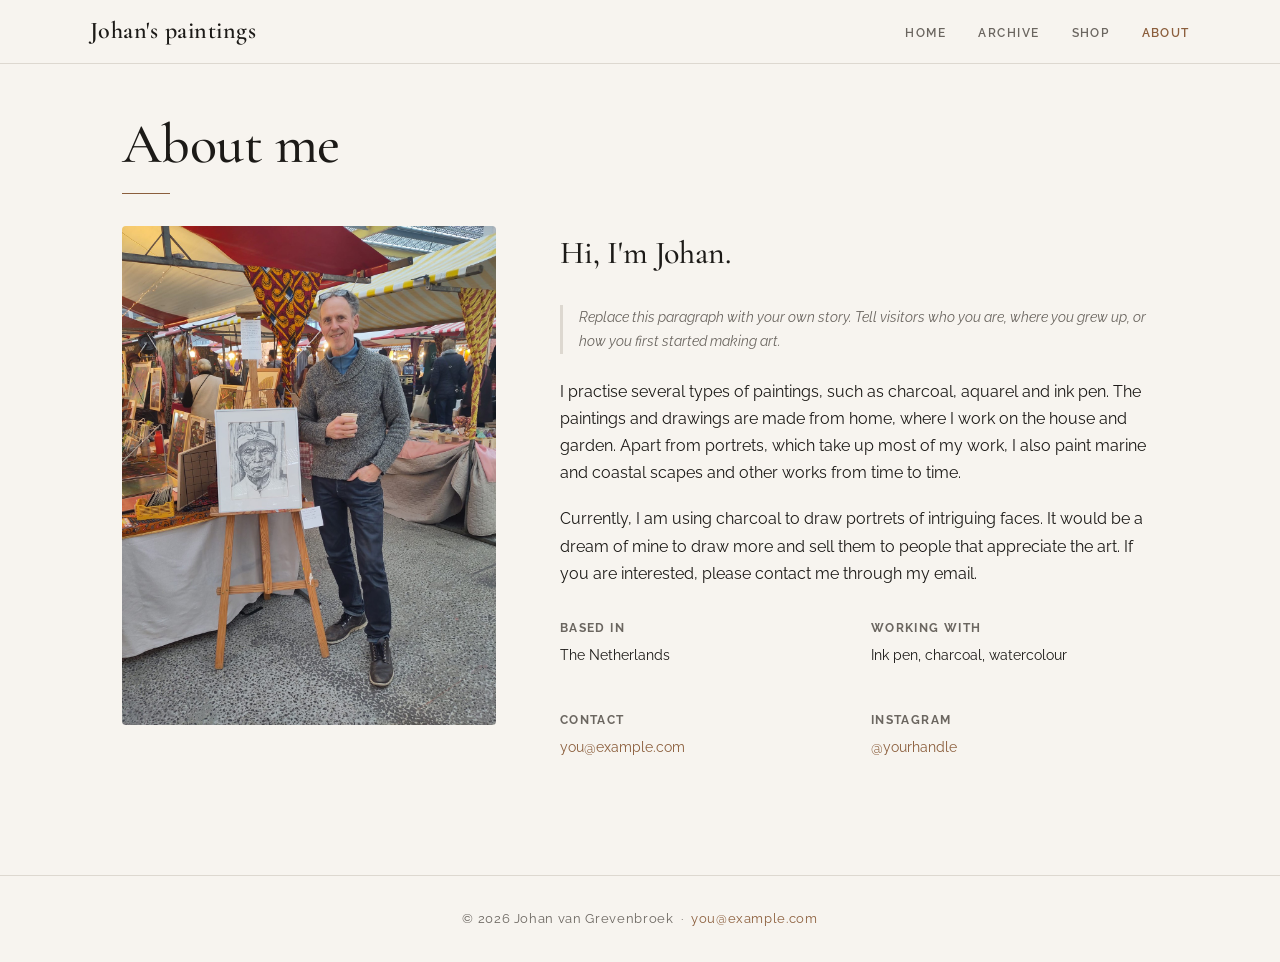
<file: about.html>
<!DOCTYPE html>
<html lang="en">
<head>
  <meta charset="UTF-8" />
  <meta name="viewport" content="width=device-width, initial-scale=1.0" />
  <title>About — Johan's paintings</title>
  <meta name="description" content="About Johan van Grevenbroek — artist and illustrator." />

  <link rel="preconnect" href="https://fonts.googleapis.com" />
  <link rel="preconnect" href="https://fonts.gstatic.com" crossorigin />
  <link href="https://fonts.googleapis.com/css2?family=Cormorant+Garamond:ital,wght@0,400;0,500;0,600;1,400&family=Raleway:wght@400;500;600;700&display=swap" rel="stylesheet" />

  <link rel="stylesheet" href="style.css" />
</head>
<body>

  <!-- ── Navigation ─────────────────────────────────────────── -->
  <nav>
    <div class="nav-inner">
      <a href="index.html" class="nav-logo">Johan's paintings</a>
      <ul class="nav-links">
        <li><a href="index.html">Home</a></li>
        <li><a href="archive.html">Archive</a></li>
        <li><a href="shop.html">Shop</a></li>
        <li><a href="about.html">About</a></li>
      </ul>
    </div>
  </nav>

  <!-- ── Main ───────────────────────────────────────────────── -->
  <main class="page">

    <h1 class="section-title">About me</h1>
    <div class="divider"></div>

    <div class="about-grid">

      <!-- Photo -->
      <div class="about-photo-wrap">
        <img
          src="images/5.jpg"
          alt="Portrait of Johan van Grevenbroek"
          onerror="this.style.display='none'"
        />
        <div class="about-photo-placeholder">
          [ Your photo here ]
        </div>
      </div>

      <!-- Text -->
      <div class="about-text">

        <h2>Hi, I'm Johan.</h2>

        <p class="placeholder-note">
          Replace this paragraph with your own story. Tell visitors who you
          are, where you grew up, or how you first started making art.
        </p>

        <p>
          I practise several types of paintings, such as charcoal, aquarel and ink pen. The paintings and drawings are made from home, where I work on the house and garden. Apart from portrets, which take up most of my work, I also paint marine and coastal scapes and other works from time to time.
        </p>

        <p>
          Currently, I am using charcoal to draw portrets of intriguing faces. It would be a dream of mine to draw more and sell them to people that appreciate the art. If you are interested, please contact me through my email.
        </p>

        <!-- Details grid -->
        <div class="about-details">

          <div class="detail-block">
            <label>Based in</label>
            <!-- REPLACE: Your city / country -->
            <p>The Netherlands</p>
          </div>

          <div class="detail-block">
            <label>Working with</label>
            <!-- REPLACE: Your media -->
            <p>Ink pen, charcoal, watercolour</p>
          </div>

          <div class="detail-block">
            <label>Contact</label>
            <!-- REPLACE: your email address (both places) -->
            <p><a href="mailto:you@example.com">you@example.com</a></p>
          </div>

          <div class="detail-block">
            <label>Instagram</label>
            <!-- REPLACE: your Instagram handle and link -->
            <p><a href="https://instagram.com/yourhandle" target="_blank" rel="noopener">@yourhandle</a></p>
          </div>

        </div><!-- /about-details -->

      </div><!-- /about-text -->
    </div><!-- /about-grid -->

  </main>

  <!-- ── Footer ─────────────────────────────────────────────── -->
  <footer>
    <p>&copy; 2026 Johan van Grevenbroek &nbsp;·&nbsp; <a href="mailto:you@example.com">you@example.com</a></p>
  </footer>

  <script src="script.js"></script>
</body>
</html>
</file>
<file: style.css>
/* ============================================================
   ART PORTFOLIO — style.css
   Shared styles across all pages
   ============================================================ */

/* --- Fonts (loaded from Google Fonts in each HTML file) --- */

/* --- CSS Variables --- */
:root {
  --bg:         #f7f4ef;        /* warm off-white */
  --bg-card:    #ffffff;
  --ink:        #1c1a17;        /* near-black */
  --ink-muted:  #6b6660;        /* secondary text */
  --accent:     #8b5e3c;        /* warm terracotta */
  --accent-light: #c49a78;
  --border:     #ddd8d0;
  --nav-height: 64px;
  --font-display: 'Cormorant Garamond', Georgia, serif;
  --font-body:    'Raleway', sans-serif;
  --max-width:  1100px;
  --radius:     4px;
  --transition: 0.25s ease;
}

/* --- Reset & Base --- */
*, *::before, *::after { box-sizing: border-box; margin: 0; padding: 0; }

html { scroll-behavior: smooth; }

body {
  background:  var(--bg);
  color:       var(--ink);
  font-family: var(--font-body);
  font-size:   16px;
  line-height: 1.7;
  min-height:  100vh;
}

img {
  display:   block;
  max-width: 100%;
  height:    auto;
}

a {
  color:           var(--accent);
  text-decoration: none;
  transition:      color var(--transition);
}
a:hover { color: var(--ink); }

/* --- Navigation --- */
nav {
  position:   sticky;
  top:        0;
  z-index:    100;
  height:     var(--nav-height);
  background: var(--bg);
  border-bottom: 1px solid var(--border);
  display:    flex;
  align-items: center;
  padding:    0 2rem;
}

.nav-inner {
  max-width:      var(--max-width);
  width:          100%;
  margin:         0 auto;
  display:        flex;
  align-items:    center;
  justify-content: space-between;
}

.nav-logo {
  font-family: var(--font-display);
  font-size:   1.5rem;
  font-weight: 600;
  letter-spacing: 0.02em;
  color:       var(--ink);
}
.nav-logo:hover { color: var(--accent); }

.nav-links {
  list-style: none;
  display:    flex;
  gap:        2rem;
}

.nav-links a {
  font-size:      0.78rem;
  font-weight:    600;
  letter-spacing: 0.12em;
  text-transform: uppercase;
  color:          var(--ink-muted);
}
.nav-links a:hover,
.nav-links a.active { color: var(--accent); }

/* --- Page Wrapper --- */
.page {
  max-width: var(--max-width);
  margin:    0 auto;
  padding:   3rem 2rem 6rem;
}

/* --- Section headings --- */
.section-title {
  font-family:    var(--font-display);
  font-size:      clamp(2rem, 5vw, 3.5rem);
  font-weight:    500;
  letter-spacing: -0.01em;
  line-height:    1.15;
  margin-bottom:  0.3em;
}

.section-subtitle {
  color:        var(--ink-muted);
  font-size:    0.9rem;
  letter-spacing: 0.06em;
  margin-bottom: 2.5rem;
}

.divider {
  width:      48px;
  height:     1px;
  background: var(--accent);
  margin:     1rem 0 2rem;
}

/* --- Buttons --- */
.btn {
  display:     inline-block;
  padding:     0.65rem 1.6rem;
  font-family: var(--font-body);
  font-size:   0.78rem;
  font-weight: 600;
  letter-spacing: 0.1em;
  text-transform: uppercase;
  border:      1.5px solid var(--ink);
  color:       var(--ink);
  background:  transparent;
  cursor:      pointer;
  transition:  background var(--transition), color var(--transition);
  border-radius: var(--radius);
}
.btn:hover {
  background: var(--ink);
  color:      var(--bg);
}

.btn-accent {
  border-color: var(--accent);
  color:        var(--accent);
}
.btn-accent:hover {
  background: var(--accent);
  color:      #fff;
}

/* --- Footer --- */
footer {
  border-top:  1px solid var(--border);
  text-align:  center;
  padding:     2rem;
  color:       var(--ink-muted);
  font-size:   0.82rem;
  letter-spacing: 0.05em;
}

/* ============================================================
   HOME PAGE
   ============================================================ */

.hero {
  display:       grid;
  grid-template-columns: 1fr 1fr;
  gap:           4rem;
  align-items:   center;
  margin-bottom: 5rem;
  padding-top:   2rem;
}

.hero-image-wrap {
  position:    relative;
  overflow:    hidden;
  aspect-ratio: 3/4;
  background:  var(--border);
  border-radius: var(--radius);
}

.hero-image-wrap img {
  width:      100%;
  height:     100%;
  object-fit: cover;
  transition: transform 0.5s ease;
}
.hero-image-wrap:hover img { transform: scale(1.03); }

.hero-tag {
  font-size:      0.72rem;
  font-weight:    700;
  letter-spacing: 0.15em;
  text-transform: uppercase;
  color:          var(--accent);
  margin-bottom:  0.8rem;
}

.hero-title {
  font-family:    var(--font-display);
  font-size:      clamp(2.2rem, 4vw, 3.2rem);
  font-weight:    500;
  line-height:    1.1;
  margin-bottom:  1.2rem;
}

.hero-meta {
  color:        var(--ink-muted);
  font-size:    0.85rem;
  margin-bottom: 1.5rem;
}

.hero-description {
  font-size:    1rem;
  margin-bottom: 2rem;
  color:        var(--ink);
  max-width:    38ch;
}

/* Recent works grid */
.recent-heading {
  font-family:    var(--font-display);
  font-size:      1.5rem;
  font-weight:    500;
  margin-bottom:  1.5rem;
  display:        flex;
  align-items:    baseline;
  gap:            1rem;
}
.recent-heading a {
  font-family: var(--font-body);
  font-size:   0.75rem;
  font-weight: 600;
  letter-spacing: 0.1em;
  text-transform: uppercase;
  color:       var(--ink-muted);
}
.recent-heading a:hover { color: var(--accent); }

/* ============================================================
   ARTWORK GRID (shared by Home & Archive)
   ============================================================ */
.grid {
  display:               grid;
  grid-template-columns: repeat(auto-fill, minmax(240px, 1fr));
  gap:                   1.5rem;
}

.card {
  cursor:        pointer;
  border-radius: var(--radius);
  overflow:      hidden;
  background:    var(--bg-card);
  border:        1px solid var(--border);
  transition:    transform var(--transition), box-shadow var(--transition);
}
.card:hover {
  transform:   translateY(-4px);
  box-shadow:  0 12px 32px rgba(0,0,0,0.10);
}

.card-thumb {
  aspect-ratio: 4/5;
  overflow:     hidden;
  background:   var(--border);
}
.card-thumb img {
  width:      100%;
  height:     100%;
  object-fit: cover;
  transition: transform 0.4s ease;
}
.card:hover .card-thumb img { transform: scale(1.05); }

.card-body {
  padding: 1rem;
}
.card-title {
  font-family:  var(--font-display);
  font-size:    1.1rem;
  font-weight:  500;
  margin-bottom: 0.2rem;
}
.card-meta {
  font-size: 0.78rem;
  color:     var(--ink-muted);
}
.card-price {
  margin-top:  0.5rem;
  font-size:   0.85rem;
  font-weight: 600;
  color:       var(--accent);
}

/* ============================================================
   LIGHTBOX
   ============================================================ */
.lightbox-overlay {
  display:         none;
  position:        fixed;
  inset:           0;
  z-index:         999;
  background:      rgba(28, 26, 23, 0.92);
  align-items:     center;
  justify-content: center;
  padding:         2rem;
  animation:       fadeIn 0.2s ease;
}
.lightbox-overlay.open { display: flex; }

@keyframes fadeIn { from { opacity: 0; } to { opacity: 1; } }

.lightbox-inner {
  display:    flex;
  gap:        2.5rem;
  max-width:  900px;
  width:      100%;
  align-items: flex-start;
  position:   relative;
}

.lightbox-img-wrap {
  flex: 0 0 auto;
  max-width: 55%;
}
.lightbox-img-wrap img {
  border-radius: var(--radius);
  max-height:    80vh;
  width:         auto;
  max-width:     100%;
  object-fit:    contain;
}

.lightbox-info {
  flex:       1;
  color:      #f0ece6;
  padding-top: 0.5rem;
}
.lightbox-info .tag {
  font-size:      0.72rem;
  letter-spacing: 0.15em;
  text-transform: uppercase;
  color:          var(--accent-light);
  margin-bottom:  0.6rem;
}
.lightbox-info h2 {
  font-family:  var(--font-display);
  font-size:    2rem;
  font-weight:  500;
  line-height:  1.1;
  margin-bottom: 0.4rem;
}
.lightbox-info .lb-meta {
  font-size:    0.83rem;
  color:        #a09a93;
  margin-bottom: 1rem;
}
.lightbox-info .lb-desc {
  font-size:    0.95rem;
  line-height:  1.7;
  color:        #d4cfc9;
  margin-bottom: 1.5rem;
}
.lightbox-info .lb-price {
  font-size:   1rem;
  font-weight: 600;
  color:       var(--accent-light);
  margin-bottom: 1rem;
}

.lightbox-close {
  position:   absolute;
  top:        -1.5rem;
  right:      0;
  background: none;
  border:     none;
  color:      #f0ece6;
  font-size:  1.8rem;
  cursor:     pointer;
  line-height: 1;
  opacity:    0.7;
  transition: opacity var(--transition);
}
.lightbox-close:hover { opacity: 1; }

/* ============================================================
   ABOUT PAGE
   ============================================================ */
.about-grid {
  display:   grid;
  grid-template-columns: 1fr 1.6fr;
  gap:       4rem;
  align-items: start;
}

.about-photo-wrap {
  position:    relative;
  aspect-ratio: 3/4;
  background:  var(--border);
  border-radius: var(--radius);
  overflow:    hidden;
}
.about-photo-wrap img {
  width:      100%;
  height:     100%;
  object-fit: cover;
}
.about-photo-placeholder {
  width:       100%;
  height:      100%;
  display:     flex;
  align-items: center;
  justify-content: center;
  color:       var(--ink-muted);
  font-size:   0.85rem;
  letter-spacing: 0.08em;
  text-align:  center;
  padding:     1rem;
}

.about-text h2 {
  font-family:    var(--font-display);
  font-size:      2rem;
  font-weight:    500;
  margin-bottom:  0.5rem;
}
.about-text p {
  margin-bottom: 1.2rem;
  color:         var(--ink);
}
.about-text .placeholder-note {
  color:         var(--ink-muted);
  font-style:    italic;
  font-size:     0.9rem;
  border-left:   3px solid var(--border);
  padding-left:  1rem;
  margin:        1.5rem 0;
}

.about-details {
  margin-top:   2rem;
  display:      grid;
  grid-template-columns: 1fr 1fr;
  gap:          1.5rem;
}
.detail-block label {
  display:        block;
  font-size:      0.72rem;
  font-weight:    700;
  letter-spacing: 0.12em;
  text-transform: uppercase;
  color:          var(--ink-muted);
  margin-bottom:  0.3rem;
}
.detail-block p { font-size: 0.9rem; }

/* ============================================================
   ARCHIVE PAGE
   ============================================================ */
.archive-filters {
  display:       flex;
  gap:           0.75rem;
  flex-wrap:     wrap;
  margin-bottom: 2rem;
}
.filter-btn {
  padding:        0.4rem 1rem;
  font-size:      0.75rem;
  font-weight:    600;
  letter-spacing: 0.1em;
  text-transform: uppercase;
  border:         1.5px solid var(--border);
  background:     transparent;
  color:          var(--ink-muted);
  border-radius:  2px;
  cursor:         pointer;
  transition:     all var(--transition);
}
.filter-btn:hover,
.filter-btn.active {
  border-color: var(--accent);
  color:        var(--accent);
}

/* ============================================================
   SHOP PAGE
   ============================================================ */
.shop-intro {
  max-width:    56ch;
  margin-bottom: 3rem;
}
.shop-intro p { color: var(--ink-muted); }

.shop-grid {
  display:               grid;
  grid-template-columns: repeat(auto-fill, minmax(280px, 1fr));
  gap:                   2rem;
}

.shop-card {
  border:        1px solid var(--border);
  border-radius: var(--radius);
  overflow:      hidden;
  background:    var(--bg-card);
  transition:    transform var(--transition), box-shadow var(--transition);
}
.shop-card:hover {
  transform:  translateY(-4px);
  box-shadow: 0 12px 32px rgba(0,0,0,0.09);
}

.shop-card-thumb {
  aspect-ratio: 4/3;
  overflow:     hidden;
  background:   var(--border);
  cursor:       pointer;
}
.shop-card-thumb img {
  width:      100%;
  height:     100%;
  object-fit: cover;
  transition: transform 0.4s ease;
}
.shop-card:hover .shop-card-thumb img { transform: scale(1.04); }

.shop-card-body { padding: 1.2rem; }

.shop-card-title {
  font-family:  var(--font-display);
  font-size:    1.3rem;
  font-weight:  500;
  margin-bottom: 0.2rem;
}
.shop-card-meta {
  font-size:    0.8rem;
  color:        var(--ink-muted);
  margin-bottom: 0.8rem;
}

.shop-price-row {
  display:     flex;
  align-items: center;
  justify-content: space-between;
  margin-bottom: 0.8rem;
}
.shop-price {
  font-size:   1.1rem;
  font-weight: 700;
  color:       var(--accent);
}
.shop-badge {
  font-size:      0.68rem;
  font-weight:    700;
  letter-spacing: 0.1em;
  text-transform: uppercase;
  padding:        0.2rem 0.6rem;
  border-radius:  2px;
}
.badge-sale    { background: #f0e6dc; color: var(--accent); }
.badge-bidding { background: #dce8f0; color: #3c6a8b; }
.badge-sold    { background: #e8e8e8; color: #888; }

.shop-card-body .btn { width: 100%; text-align: center; margin-top: 0.5rem; }

.shop-note {
  margin-top:    3rem;
  padding:       1.5rem 2rem;
  border:        1px solid var(--border);
  border-radius: var(--radius);
  background:    var(--bg-card);
  max-width:     48ch;
}
.shop-note h3 {
  font-family:  var(--font-display);
  font-size:    1.2rem;
  margin-bottom: 0.5rem;
}
.shop-note p {
  font-size: 0.88rem;
  color:     var(--ink-muted);
}

/* ============================================================
   RESPONSIVE
   ============================================================ */
@media (max-width: 768px) {
  .hero          { grid-template-columns: 1fr; gap: 2rem; }
  .hero-image-wrap { aspect-ratio: 4/3; max-height: 360px; }
  .about-grid    { grid-template-columns: 1fr; }
  .about-photo-wrap { aspect-ratio: 4/3; max-height: 340px; }
  .about-details { grid-template-columns: 1fr; }
  .lightbox-inner { flex-direction: column; }
  .lightbox-img-wrap { max-width: 100%; }
  .nav-links { gap: 1.2rem; }
}

@media (max-width: 520px) {
  nav { padding: 0 1rem; }
  .page { padding: 2rem 1rem 4rem; }
  .nav-links { gap: 0.8rem; }
  .nav-links a { font-size: 0.68rem; letter-spacing: 0.08em; }
}
</file>
